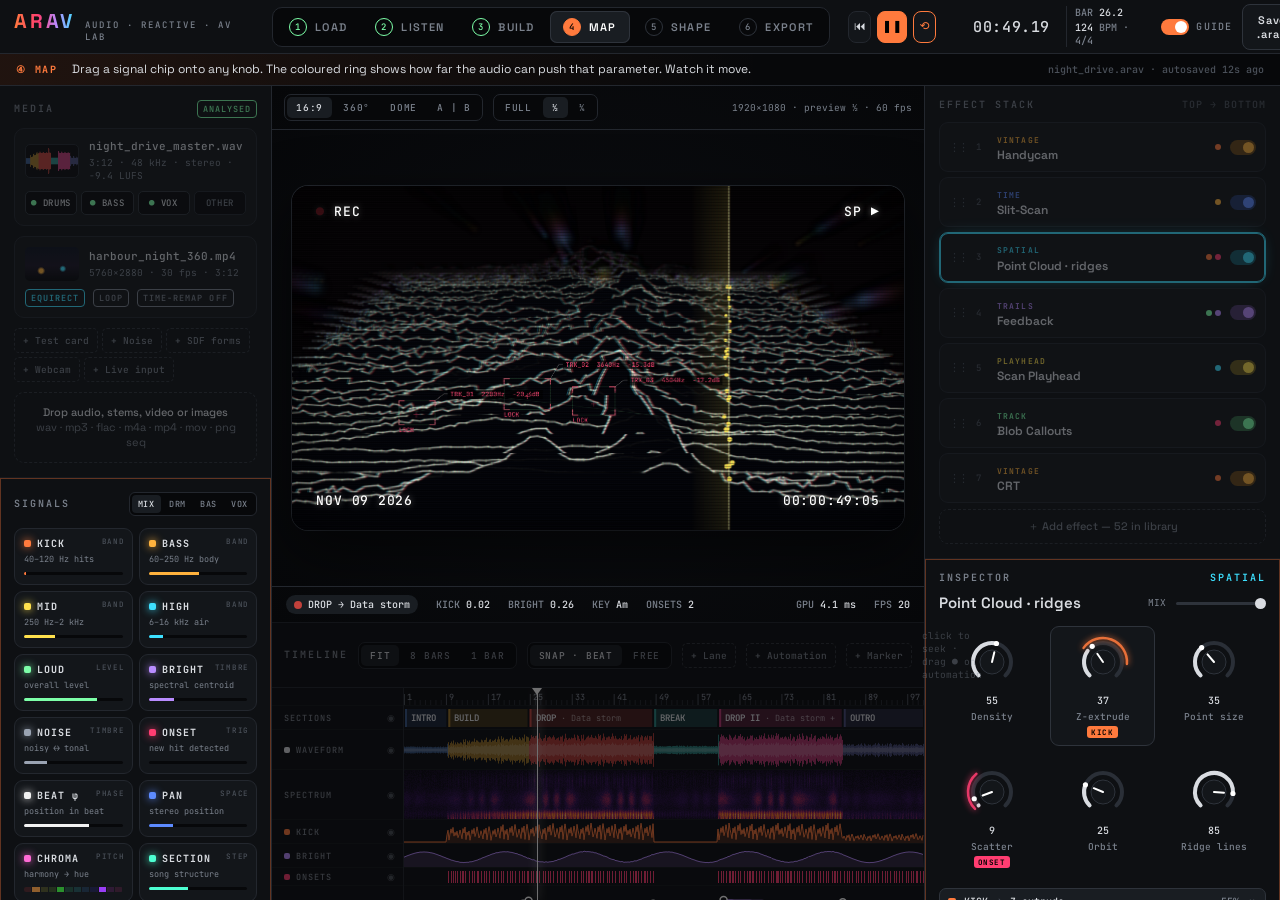
<file: mockup/index.html>
<!doctype html>
<!--
  ARAV — UI MOCKUP (not the app)
  Everything here is simulated: the "audio" is a synthetic 124 BPM track with
  sections, and the viewer is a Canvas2D sketch standing in for the WebGL engine.
  The point is to test layout, workflow and the drag-to-map interaction.
-->
<html lang="en">
<head>
<meta charset="utf-8">
<meta name="viewport" content="width=device-width,initial-scale=1">
<title>ARAV Mockup</title>
<link rel="preconnect" href="https://fonts.googleapis.com">
<link rel="preconnect" href="https://fonts.gstatic.com" crossorigin>
<link href="https://fonts.googleapis.com/css2?family=JetBrains+Mono:wght@400;500;700&family=Space+Grotesk:wght@400;500;600;700&display=swap" rel="stylesheet">
<style>
:root{
  --bg:#07080a; --panel:#0e1013; --panel2:#13161a; --panel3:#191d22; --line:#23272e; --line2:#2e333b;
  --txt:#d9dce1; --dim:#7a818c; --dimmer:#4b515a; --accent:#ff7a3d; --ok:#7dffa8; --rec:#ff3b4a;
  --mono:'JetBrains Mono',ui-monospace,Menlo,monospace; --sans:'Space Grotesk',system-ui,sans-serif;
  --left:272px; --right:356px; --tl:278px;
}
*{box-sizing:border-box;margin:0;padding:0}
html,body{height:100%}
body{background:var(--bg);color:var(--txt);font:12px/1.35 var(--sans);overflow:hidden;
  display:grid;grid-template-columns:var(--left) 1fr var(--right);grid-template-rows:54px 32px 1fr var(--tl);
  grid-template-areas:"top top top" "coach coach coach" "left view right" "left time right"}
button{font:inherit;color:inherit;background:none;border:0;cursor:pointer}
h3{font:600 10px/1 var(--mono);letter-spacing:.2em;color:var(--dim);text-transform:uppercase;display:flex;align-items:center;justify-content:space-between;gap:8px}
.mono{font-family:var(--mono)}
::-webkit-scrollbar{width:6px;height:6px}::-webkit-scrollbar-thumb{background:var(--line2);border-radius:3px}

/* ---------- TOP ---------- */
.top{grid-area:top;display:flex;align-items:center;gap:18px;padding:0 14px;border-bottom:1px solid var(--line);background:var(--panel)}
.brand{display:flex;align-items:baseline;gap:10px;min-width:240px}
.logo{font:700 20px/1 var(--sans);letter-spacing:.14em;background:linear-gradient(90deg,#ff7a3d,#ff3d71 40%,#b98cff 70%,#3de0ff);-webkit-background-clip:text;background-clip:text;color:transparent}
.brand .sub{font:500 9px var(--mono);letter-spacing:.22em;color:var(--dim);text-transform:uppercase}
.stepper{display:flex;gap:2px;background:var(--bg);border:1px solid var(--line);border-radius:10px;padding:3px}
.step{display:flex;align-items:center;gap:8px;padding:7px 13px;border-radius:7px;color:var(--dim);font:600 11px var(--sans);letter-spacing:.12em;transition:.15s}
.step .n{font:500 9px var(--mono);width:18px;height:18px;border-radius:50%;display:grid;place-items:center;border:1px solid var(--line2)}
.step:hover{color:var(--txt)}
.step.on{background:var(--panel3);color:#fff;box-shadow:inset 0 0 0 1px var(--line2)}
.step.on .n{background:var(--accent);border-color:var(--accent);color:#000}
.step.done .n{border-color:var(--ok);color:var(--ok)}
.transport{display:flex;align-items:center;gap:6px;margin-left:auto}
.tbtn{width:32px;height:32px;border-radius:8px;display:grid;place-items:center;border:1px solid var(--line);background:var(--panel2)}
.tbtn:hover{border-color:var(--line2)}
.tbtn.play{width:42px;background:var(--accent);border-color:var(--accent);color:#000}
.tbtn.on{color:var(--accent);border-color:var(--accent)}
.clock{font:500 15px var(--mono);letter-spacing:.04em;padding:0 10px;min-width:118px;text-align:right}
.bbt{font:500 10px var(--mono);color:var(--dim);display:flex;flex-direction:column;gap:2px;padding-left:8px;border-left:1px solid var(--line)}
.bbt b{color:var(--txt);font-weight:500}
.topright{display:flex;align-items:center;gap:10px;margin-left:14px}
.toggle{display:flex;align-items:center;gap:7px;font:500 10px var(--mono);letter-spacing:.12em;color:var(--dim);cursor:pointer;user-select:none}
.toggle i{width:28px;height:16px;border-radius:9px;background:var(--line2);position:relative;transition:.15s}
.toggle i::after{content:"";position:absolute;left:2px;top:2px;width:12px;height:12px;border-radius:50%;background:#fff;transition:.15s}
.toggle.on i{background:var(--accent)}.toggle.on i::after{left:14px}
.btn{padding:8px 14px;border-radius:8px;border:1px solid var(--line2);background:var(--panel2);font:600 11px var(--sans);letter-spacing:.08em}
.btn.primary{background:#fff;color:#000;border-color:#fff}
.btn:hover{filter:brightness(1.15)}

/* ---------- COACH ---------- */
.coach{grid-area:coach;display:flex;align-items:center;gap:14px;padding:0 16px;border-bottom:1px solid var(--line);background:linear-gradient(90deg,rgba(255,122,61,.10),transparent 60%);font-size:12px}
.coach b{font:700 10px var(--mono);letter-spacing:.18em;color:var(--accent)}
.coach .meta{margin-left:auto;font:500 10px var(--mono);color:var(--dimmer)}
body[data-guide="off"] .coach{background:var(--panel)}

/* ---------- ZONES / GUIDE FOCUS ---------- */
.zone{transition:opacity .25s, box-shadow .25s}
body[data-guide="on"] .zone:not(.z-view){opacity:.42}
body[data-guide="on"] .zone:hover{opacity:.8}
body[data-guide="on"][data-stage="load"] .z-media,
body[data-guide="on"][data-stage="load"] .z-view,
body[data-guide="on"][data-stage="listen"] .z-time,
body[data-guide="on"][data-stage="listen"] .z-signals,
body[data-guide="on"][data-stage="build"] .z-stack,
body[data-guide="on"][data-stage="build"] .z-view,
body[data-guide="on"][data-stage="map"] .z-signals,
body[data-guide="on"][data-stage="map"] .z-insp,
body[data-guide="on"][data-stage="shape"] .z-shape,
body[data-guide="on"][data-stage="shape"] .z-time,
body[data-guide="on"][data-stage="export"] .z-view{opacity:1;box-shadow:inset 0 0 0 1px rgba(255,122,61,.35)}

/* ---------- LEFT ---------- */
.left{grid-area:left;border-right:1px solid var(--line);background:var(--panel);overflow-y:auto;display:flex;flex-direction:column}
.left section{padding:14px;border-bottom:1px solid var(--line)}
.card{background:var(--panel2);border:1px solid var(--line);border-radius:10px;padding:10px;margin-top:10px}
.media-row{display:flex;gap:10px;align-items:center}
.thumb{width:54px;height:34px;border-radius:5px;flex:none;position:relative;overflow:hidden}
.thumb.audio{background:#0a0b0d;border:1px solid var(--line)}
.thumb.video{background:radial-gradient(circle at 30% 70%,#ffb23d 0 4%,transparent 9%),radial-gradient(circle at 70% 64%,#3de0ff 0 3%,transparent 8%),linear-gradient(#0c1220,#1a1424 55%,#050608)}
.fname{font:500 11px var(--mono);white-space:nowrap;overflow:hidden;text-overflow:ellipsis}
.fmeta{font:400 9.5px var(--mono);color:var(--dim);margin-top:3px}
.tag{font:600 8.5px var(--mono);letter-spacing:.12em;padding:2px 5px;border-radius:4px;border:1px solid currentColor;display:inline-block}
.stems{display:grid;grid-template-columns:repeat(4,1fr);gap:4px;margin-top:9px}
.stem{font:500 9px var(--mono);letter-spacing:.08em;padding:5px 0;text-align:center;border-radius:5px;background:var(--bg);border:1px solid var(--line);color:var(--dim)}
.stem.on{color:var(--txt);border-color:var(--line2)}
.stem.on::before{content:"● ";color:var(--ok)}
.gens{display:flex;flex-wrap:wrap;gap:4px;margin-top:10px}
.gen{white-space:nowrap;font:500 9.5px var(--mono);padding:5px 8px;border-radius:5px;border:1px dashed var(--line2);color:var(--dim)}
.gen:hover{color:var(--txt);border-style:solid}
.drop{margin-top:10px;border:1px dashed var(--line2);border-radius:10px;padding:12px;text-align:center;color:var(--dim);font-size:11px}
.drop b{color:var(--txt);font-weight:500}
.srcsel{display:flex;gap:2px;background:var(--bg);border:1px solid var(--line);border-radius:6px;padding:2px}
.srcsel button{font:500 8.5px var(--mono);letter-spacing:.08em;padding:3px 6px;border-radius:4px;color:var(--dim)}
.srcsel button.on{background:var(--panel3);color:var(--txt)}
.chips{display:grid;grid-template-columns:1fr 1fr;gap:6px;margin-top:12px}
.chip{position:relative;padding:8px 9px 9px;border-radius:9px;background:var(--panel2);border:1px solid var(--line);cursor:grab;user-select:none;overflow:hidden}
.chip:hover{border-color:var(--c)}
.chip:active{cursor:grabbing}
.chip .nm{display:flex;align-items:center;gap:6px;font:700 10px var(--mono);letter-spacing:.1em}
.chip .nm::before{content:"";width:7px;height:7px;border-radius:2px;background:var(--c);box-shadow:0 0 8px var(--c)}
.chip .ds{font:400 8.5px var(--mono);color:var(--dim);margin-top:3px;white-space:nowrap}
.chip .meter{height:3px;border-radius:2px;background:var(--bg);margin-top:7px;overflow:hidden}
.chip .meter u{display:block;height:100%;width:0;background:var(--c)}
.chip .kind{position:absolute;right:7px;top:7px;font:500 7.5px var(--mono);letter-spacing:.1em;color:var(--dimmer)}
.chip.chroma .meter{display:grid;grid-template-columns:repeat(12,1fr);gap:1px;background:none;height:5px}
.chip.chroma .meter u{width:auto;opacity:.15}
.tip{font-size:10.5px;color:var(--dim);margin-top:12px;line-height:1.45}
.tip kbd{font:500 9px var(--mono);border:1px solid var(--line2);border-radius:3px;padding:0 3px;color:var(--txt)}

/* ---------- VIEW ---------- */
.z-view{grid-area:view;display:flex;flex-direction:column;min-width:0;min-height:0;background:radial-gradient(ellipse at center,#0c0e12,#060709)}
.vbar{display:flex;align-items:center;gap:10px;padding:8px 12px;border-bottom:1px solid var(--line)}
.seg{display:flex;gap:2px;background:var(--bg);border:1px solid var(--line);border-radius:7px;padding:2px}
.seg button{white-space:nowrap;font:500 9.5px var(--mono);letter-spacing:.08em;padding:4px 9px;border-radius:5px;color:var(--dim)}
.seg button.on{background:var(--panel3);color:var(--txt)}
.vbar .spacer{flex:1}
.vinfo{font:400 9.5px var(--mono);color:var(--dim)}
#stage{flex:1;position:relative;display:grid;place-items:center;min-height:0;overflow:hidden}
.screen{position:relative;overflow:hidden;background:#000;box-shadow:0 20px 60px rgba(0,0,0,.6),0 0 0 1px var(--line);
  --scan:.5;--mask:.3;--curve:0;--flick:0;border-radius:calc(var(--curve) * 46px)}
.screen-inner{position:absolute;inset:0;will-change:transform}
.screen canvas{width:100%;height:100%;display:block}
.scan,.mask,.vig,.lace{position:absolute;inset:0;pointer-events:none}
.scan{background:repeating-linear-gradient(0deg,rgba(0,0,0,.55) 0 1px,transparent 1px 3px);opacity:var(--scan)}
.mask{background:repeating-linear-gradient(90deg,rgba(255,40,40,.5) 0 1px,rgba(40,255,80,.5) 1px 2px,rgba(40,120,255,.5) 2px 3px);mix-blend-mode:multiply;opacity:calc(var(--mask)*.45)}
.vig{box-shadow:inset 0 0 calc(40px + var(--curve)*140px) rgba(0,0,0,calc(.4 + var(--curve)*.5))}
.lace{background:repeating-linear-gradient(0deg,rgba(255,255,255,.04) 0 1px,transparent 1px 2px);opacity:0}
.osd{position:absolute;font:500 13px var(--mono);color:#fff;text-shadow:0 0 6px rgba(255,255,255,.4),1px 1px 0 #000;letter-spacing:.06em;pointer-events:none}
.osd.tl{left:4%;top:5%}.osd.tr{right:4%;top:5%}.osd.bl{left:4%;bottom:6%}.osd.br{right:4%;bottom:6%}
.osd .rec{color:var(--rec)}
.grat{position:absolute;inset:0;pointer-events:none;display:none}
.screen[data-mode="360"] .grat.eq,.screen[data-mode="dome"] .grat.dm{display:block}
.screen[data-mode="dome"]{border-radius:50%!important}
.ab{position:absolute;inset:0 50% 0 0;backdrop-filter:grayscale(1) contrast(.85) brightness(.9);-webkit-backdrop-filter:grayscale(1) contrast(.85) brightness(.9);border-right:1px solid #fff;display:none}
.screen[data-mode="ab"] .ab{display:block}
.ab span,.ab em{position:absolute;top:10px;font:600 9px var(--mono);letter-spacing:.16em;background:rgba(0,0,0,.6);padding:3px 6px;border-radius:3px;font-style:normal}
.ab span{left:10px}.ab em{left:calc(100% + 10px)}
.ab i{position:absolute;right:-9px;top:50%;width:18px;height:34px;margin-top:-17px;border-radius:5px;background:#fff;cursor:ew-resize;pointer-events:auto}
.readout{display:flex;align-items:center;gap:18px;padding:8px 14px;border-top:1px solid var(--line);font:500 10px var(--mono);color:var(--dim);white-space:nowrap;overflow:hidden}
.readout b{color:var(--txt);font-weight:500}
.scenepill{display:inline-flex;align-items:center;gap:6px;padding:3px 8px;border-radius:12px;background:var(--panel3);color:var(--txt)}
.scenepill i{width:8px;height:8px;border-radius:50%}

/* ---------- RIGHT ---------- */
.right{grid-area:right;border-left:1px solid var(--line);background:var(--panel);overflow-y:auto}
.right section{padding:14px;border-bottom:1px solid var(--line)}
.stack{display:flex;flex-direction:column;gap:5px;margin-top:12px}
.fx{display:flex;align-items:center;gap:9px;padding:8px 9px;border-radius:9px;background:var(--panel2);border:1px solid var(--line);cursor:pointer;position:relative}
.fx:hover{border-color:var(--line2)}
.fx.sel{border-color:var(--cc);box-shadow:0 0 0 1px var(--cc) inset,0 0 18px -8px var(--cc)}
.fx.off{opacity:.45}
.fx .grip{color:var(--dimmer);cursor:grab;font-size:11px;letter-spacing:-2px}
.fx .ix{font:500 9px var(--mono);color:var(--dimmer);width:12px}
.fx .nm{flex:1;min-width:0}
.fx .nm b{display:block;font:600 12px var(--sans);white-space:nowrap;overflow:hidden;text-overflow:ellipsis}
.fx .cat{font:600 8px var(--mono);letter-spacing:.14em;color:var(--cc)}
.fx .mods{display:flex;gap:3px}
.fx .mods i{width:6px;height:6px;border-radius:50%}
.pow{width:26px;height:15px;border-radius:8px;background:var(--line2);position:relative;flex:none}
.pow::after{content:"";position:absolute;left:2px;top:2px;width:11px;height:11px;border-radius:50%;background:#888;transition:.12s}
.fx:not(.off) .pow{background:color-mix(in srgb,var(--cc) 40%,#000)}
.fx:not(.off) .pow::after{left:13px;background:var(--cc)}
.fx.dragover{border-top:2px solid var(--accent)}
.addfx{margin-top:6px;width:100%;padding:9px;border:1px dashed var(--line2);border-radius:9px;color:var(--dim);font:500 11px var(--sans)}
.addfx:hover{color:var(--txt);border-color:var(--dim)}
.insp-head{display:flex;align-items:center;gap:10px;margin-top:10px}
.insp-head b{font:600 15px var(--sans)}
.knobs{display:grid;grid-template-columns:repeat(3,1fr);gap:10px 6px;margin-top:14px}
.knob{display:flex;flex-direction:column;align-items:center;gap:3px;padding:6px 0 7px;border-radius:9px;border:1px solid transparent;cursor:ns-resize;user-select:none;touch-action:none}
.knob:hover{background:var(--panel2)}
.knob.drop{border-color:var(--accent);background:rgba(255,122,61,.08)}
.knob.selmap{background:var(--panel2);border-color:var(--line2)}
.knob svg{width:58px;height:58px;overflow:visible}
.knob .lbl{font:500 9.5px var(--mono);color:var(--dim);text-align:center}
.knob .val{font:500 10px var(--mono)}
.knob .mtag{font:700 7.5px var(--mono);letter-spacing:.08em;padding:1px 4px;border-radius:3px;color:#000;min-height:11px}
.maplist{margin-top:12px;display:flex;flex-direction:column;gap:4px}
.maprow{display:flex;align-items:center;gap:8px;padding:6px 8px;border-radius:7px;background:var(--bg);border:1px solid var(--line);font:500 10px var(--mono);cursor:pointer}
.maprow.sel{border-color:var(--line2);background:var(--panel3)}
.maprow i{width:8px;height:8px;border-radius:2px}
.maprow .arrow{color:var(--dimmer)}
.maprow .dp{margin-left:auto;color:var(--dim)}
.maprow .x{color:var(--dimmer);padding:0 2px}.maprow .x:hover{color:var(--rec)}
.empty{font-size:11px;color:var(--dim);padding:10px;border:1px dashed var(--line2);border-radius:8px;text-align:center;margin-top:10px}

.shape-title{font:600 13px var(--sans);margin-top:10px;display:flex;align-items:center;gap:7px;flex-wrap:wrap}
.shape-title .sig{font:700 10px var(--mono);letter-spacing:.08em;padding:2px 6px;border-radius:4px;color:#000}
.shape-title .ar{color:var(--dim)}
.plots{display:grid;grid-template-columns:118px 1fr;gap:8px;margin-top:10px}
.plot{background:var(--bg);border:1px solid var(--line);border-radius:8px;position:relative;overflow:hidden}
.plot canvas{display:block;width:100%;height:118px}
.plot small{position:absolute;left:6px;top:5px;font:500 8px var(--mono);letter-spacing:.12em;color:var(--dimmer)}
.sliders{margin-top:10px;display:grid;grid-template-columns:1fr 1fr;gap:9px 14px}
.sl label{display:flex;justify-content:space-between;font:500 9.5px var(--mono);color:var(--dim)}
.sl label span{color:var(--txt)}
input[type=range]{-webkit-appearance:none;appearance:none;width:100%;height:16px;background:transparent;margin-top:2px}
input[type=range]::-webkit-slider-runnable-track{height:3px;background:var(--line2);border-radius:2px}
input[type=range]::-webkit-slider-thumb{-webkit-appearance:none;width:11px;height:11px;border-radius:50%;background:var(--txt);margin-top:-4px}
input[type=range]::-moz-range-track{height:3px;background:var(--line2);border-radius:2px}
input[type=range]::-moz-range-thumb{width:11px;height:11px;border:0;border-radius:50%;background:var(--txt)}
.row2{display:flex;gap:8px;align-items:center;margin-top:10px;flex-wrap:wrap}

/* ---------- TIMELINE ---------- */
.z-time{grid-area:time;border-top:1px solid var(--line);background:var(--panel);display:flex;flex-direction:column;min-width:0;min-height:0}
.tl-bar{display:flex;align-items:center;gap:10px;padding:6px 12px;border-bottom:1px solid var(--line)}
.tl-bar .vinfo{margin-left:auto}
.tl-body{flex:1;display:flex;min-height:0;overflow-y:auto;overflow-x:hidden}
.tl-labels{width:132px;flex:none;border-right:1px solid var(--line)}
.tl-labels div{display:flex;align-items:center;justify-content:space-between;padding:0 8px 0 12px;font:500 8.5px var(--mono);letter-spacing:.12em;color:var(--dim);border-bottom:1px solid #15181c}
.tl-labels div i{width:6px;height:6px;border-radius:2px;margin-right:6px;display:inline-block}
.tl-labels .eye{color:var(--dimmer);letter-spacing:0}
.tl-lanes{flex:1;position:relative;min-width:0;cursor:crosshair}
.tl-lanes canvas{display:block;width:100%}
#tlPlay{position:absolute;top:0;bottom:0;width:1px;background:#fff;box-shadow:0 0 8px #fff;pointer-events:none}
#tlPlay::before{content:"";position:absolute;top:0;left:-5px;border:5px solid transparent;border-top:7px solid #fff}

/* ---------- MODALS ---------- */
.modal{position:fixed;inset:0;background:rgba(3,4,6,.72);backdrop-filter:blur(6px);display:none;place-items:center;z-index:50}
.modal.open{display:grid}
.sheet{width:min(1040px,92vw);height:min(660px,86vh);background:var(--panel);border:1px solid var(--line2);border-radius:16px;display:flex;flex-direction:column;overflow:hidden;box-shadow:0 40px 120px rgba(0,0,0,.7)}
.sheet-head{display:flex;align-items:center;gap:14px;padding:16px 18px;border-bottom:1px solid var(--line)}
.sheet-head h2{font:600 18px var(--sans)}
.sheet-head .x{margin-left:auto;font-size:18px;color:var(--dim)}
.search{flex:0 1 280px;background:var(--bg);border:1px solid var(--line);border-radius:8px;padding:8px 10px;color:var(--txt);font:500 11px var(--mono)}
.lib{flex:1;display:flex;min-height:0}
.cats{width:180px;border-right:1px solid var(--line);padding:10px;display:flex;flex-direction:column;gap:2px;overflow-y:auto}
.cats button{text-align:left;padding:7px 10px;border-radius:7px;font:600 10px var(--mono);letter-spacing:.12em;color:var(--dim);display:flex;align-items:center;gap:8px}
.cats button i{width:7px;height:7px;border-radius:2px}
.cats button.on{background:var(--panel3);color:var(--txt)}
.cats button em{margin-left:auto;font-style:normal;color:var(--dimmer);font-weight:400}
.grid{flex:1;overflow-y:auto;padding:16px;display:grid;grid-template-columns:repeat(auto-fill,minmax(210px,1fr));gap:12px;align-content:start;grid-auto-rows:max-content}
.lcard{border:1px solid var(--line);border-radius:12px;background:var(--panel2);overflow:hidden;display:flex;flex-direction:column}
.lcard .pv{height:92px;position:relative}
.lcard .pv canvas{width:100%;height:100%;display:block}
.lcard .bd{padding:10px 11px 11px;display:flex;flex-direction:column;gap:5px;flex:1}
.lcard .bd b{font:600 13px var(--sans)}
.lcard .bd p{font-size:10.5px;color:var(--dim);line-height:1.4;flex:1}
.lcard .ft{display:flex;align-items:center;gap:5px}
.lcard .ft .btn{margin-left:auto;padding:5px 10px;font-size:10px}
.badge{font:600 7.5px var(--mono);letter-spacing:.12em;padding:2px 5px;border-radius:3px;background:var(--panel3);color:var(--dim)}
.badge.ml{background:#ff6bd622;color:#ff6bd6}.badge.new{background:#7dffa822;color:#7dffa8}.badge.port{background:#ffffff14;color:#aaa}
.exp{flex:1;overflow-y:auto;padding:18px;display:grid;grid-template-columns:1fr 1fr 1fr;gap:18px}
.exp h4{font:600 9.5px var(--mono);letter-spacing:.18em;color:var(--dim);margin-bottom:10px}
.opt{display:block;border:1px solid var(--line);border-radius:10px;padding:11px;margin-bottom:8px;cursor:pointer;background:var(--panel2)}
.opt.on{border-color:var(--accent);box-shadow:inset 0 0 0 1px var(--accent)}
.opt b{font:600 12.5px var(--sans);display:block}
.opt p{font-size:10.5px;color:var(--dim);margin-top:3px;line-height:1.4}
.opt .spec{font:500 9px var(--mono);color:var(--dimmer);margin-top:6px}
.chk{display:flex;align-items:center;gap:8px;padding:6px 0;font-size:11.5px}
.chk input{accent-color:var(--accent)}
.sheet-foot{display:flex;align-items:center;gap:10px;padding:14px 18px;border-top:1px solid var(--line);font:500 10px var(--mono);color:var(--dim)}
.sheet-foot .btn{margin-left:auto}
</style>
</head>
<body data-stage="map" data-guide="on">

<header class="top">
  <div class="brand"><span class="logo">ARAV</span><span class="sub">audio · reactive · av lab</span></div>
  <nav class="stepper" id="stepper"></nav>
  <div class="transport">
    <button class="tbtn" id="bHome" title="Back to start">⏮</button>
    <button class="tbtn play" id="bPlay" title="Play / pause (Space)">▶</button>
    <button class="tbtn on" id="bLoop" title="Loop">⟲</button>
    <div class="clock" id="clock">00:00.00</div>
    <div class="bbt"><span>BAR <b id="bar">1.1</b></span><span><b>124</b> BPM · 4/4</span></div>
  </div>
  <div class="topright">
    <div class="toggle on" id="guideT"><i></i>GUIDE</div>
    <button class="btn" id="bSave">Save .arav</button>
  </div>
</header>

<div class="coach"><b id="coachN">④ MAP</b><span id="coachT"></span><span class="meta">night_drive.arav · autosaved 12s ago</span></div>

<!-- LEFT -->
<aside class="left">
  <section class="zone z-media">
    <h3>Media <span class="tag" style="color:var(--ok)">ANALYSED</span></h3>
    <div class="card">
      <div class="media-row"><canvas class="thumb audio" id="audThumb" width="108" height="68"></canvas>
        <div style="min-width:0"><div class="fname">night_drive_master.wav</div><div class="fmeta">3:12 · 48 kHz · stereo · −9.4 LUFS</div></div></div>
      <div class="stems"><span class="stem on">DRUMS</span><span class="stem on">BASS</span><span class="stem on">VOX</span><span class="stem">OTHER</span></div>
    </div>
    <div class="card">
      <div class="media-row"><div class="thumb video"></div>
        <div style="min-width:0"><div class="fname">harbour_night_360.mp4</div><div class="fmeta">5760×2880 · 30 fps · 3:12</div></div></div>
      <div class="row2" style="margin-top:8px"><span class="tag" style="color:#3de0ff">EQUIRECT</span><span class="tag" style="color:var(--dim)">LOOP</span><span class="tag" style="color:var(--dim)">TIME-REMAP OFF</span></div>
    </div>
    <div class="gens"><button class="gen">+ Test card</button><button class="gen">+ Noise</button><button class="gen">+ SDF forms</button><button class="gen">+ Webcam</button><button class="gen">+ Live input</button></div>
    <div class="drop"><b>Drop audio, stems, video or images</b><br>wav · mp3 · flac · m4a · mp4 · mov · png seq</div>
  </section>

  <section class="zone z-signals" style="flex:1">
    <h3>Signals
      <div class="srcsel" id="srcsel"><button class="on" data-s="mix">MIX</button><button data-s="drums">DRM</button><button data-s="bass">BAS</button><button data-s="vox">VOX</button></div>
    </h3>
    <div class="chips" id="chips"></div>
    <p class="tip">Drag a chip onto any knob to map it. <kbd>Shift</kbd>-drag a knob to set how far the audio pushes it. Signals follow the selected stem.</p>
  </section>
</aside>

<!-- VIEW -->
<main class="zone z-view">
  <div class="vbar">
    <div class="seg" id="vmode"><button class="on" data-m="frame">16:9</button><button data-m="360">360°</button><button data-m="dome">DOME</button><button data-m="ab">A | B</button></div>
    <div class="seg" id="vres"><button>FULL</button><button class="on">½</button><button>¼</button></div>
    <span class="spacer"></span>
    <span class="vinfo" id="vinfo">1920×1080 · preview ½ · 60 fps</span>
  </div>
  <div id="stage">
    <div class="screen" id="screen" data-mode="frame">
      <div class="screen-inner" id="inner"><canvas id="view"></canvas></div>
      <div class="lace" id="lace"></div><div class="mask"></div><div class="scan"></div><div class="vig"></div>
      <svg class="grat eq" viewBox="0 0 200 100" preserveAspectRatio="none"><g stroke="rgba(61,224,255,.35)" stroke-width=".25" fill="none">
        <path d="M0 25H200M0 50H200M0 75H200"/><path d="M50 0V100M100 0V100M150 0V100" stroke-dasharray="1 1"/>
        <path d="M0 0V100M200 0V100" stroke="rgba(255,122,61,.8)" stroke-width=".6"/></g>
        <g fill="rgba(61,224,255,.7)" font-size="3" font-family="monospace"><text x="1.5" y="4">0°</text><text x="51.5" y="4">90°</text><text x="101.5" y="4">180°</text><text x="151.5" y="4">270°</text><text x="160" y="97" fill="rgba(255,122,61,.9)">SEAM WRAP ON</text></g></svg>
      <svg class="grat dm" viewBox="0 0 100 100"><g stroke="rgba(61,224,255,.35)" stroke-width=".25" fill="none"><circle cx="50" cy="50" r="16.6"/><circle cx="50" cy="50" r="33.3"/><circle cx="50" cy="50" r="49.6"/><path d="M50 0V100M0 50H100M15 15L85 85M85 15L15 85"/></g><text x="50" y="57" fill="rgba(61,224,255,.7)" font-size="2.6" font-family="monospace" text-anchor="middle">ZENITH</text></svg>
      <div class="ab" id="ab"><span>SOURCE</span><em>OUTPUT</em><i id="abHandle"></i></div>
      <div class="osd tl" id="osdTL"><span class="rec">●</span> REC</div>
      <div class="osd tr" id="osdTR">SP ▶</div>
      <div class="osd bl" id="osdBL">NOV 09 2026</div>
      <div class="osd br" id="osdBR">00:00:00:00</div>
    </div>
  </div>
  <div class="readout">
    <span class="scenepill"><i id="scDot"></i><b id="scName">INTRO</b> → <span id="scScene">Fog</span></span>
    <span>KICK <b id="roKick">0.00</b></span><span>BRIGHT <b id="roBright">0.00</b></span><span>KEY <b id="roKey">Am</b></span>
    <span>ONSETS <b id="roOn">0</b></span><span style="margin-left:auto">GPU <b>4.1 ms</b></span><span>FPS <b id="roFps">60</b></span>
  </div>
</main>

<!-- RIGHT -->
<aside class="right">
  <section class="zone z-stack">
    <h3>Effect stack <span style="color:var(--dimmer);letter-spacing:.1em">TOP → BOTTOM</span></h3>
    <div class="stack" id="stack"></div>
    <button class="addfx" id="addfx">＋ Add effect — 52 in library</button>
  </section>
  <section class="zone z-insp">
    <h3>Inspector <span id="inspCat"></span></h3>
    <div class="insp-head"><b id="inspName">—</b><span style="margin-left:auto" class="vinfo">MIX</span><input type="range" id="mix" min="0" max="1" step=".01" style="width:90px"></div>
    <div class="knobs" id="knobs"></div>
    <div class="maplist" id="maplist"></div>
  </section>
  <section class="zone z-shape">
    <h3>Response <span style="color:var(--dimmer);letter-spacing:.1em">HOW THE SOUND MOVES IT</span></h3>
    <div id="shapeBody"></div>
  </section>
</aside>

<!-- TIMELINE -->
<section class="zone z-time">
  <div class="tl-bar">
    <h3 style="gap:12px">Timeline</h3>
    <div class="seg"><button class="on">FIT</button><button>8 BARS</button><button>1 BAR</button></div>
    <div class="seg"><button class="on">SNAP · BEAT</button><button>FREE</button></div>
    <button class="gen">+ Lane</button><button class="gen">+ Automation</button><button class="gen">+ Marker</button>
    <span class="vinfo">click to seek · drag ● on automation</span>
  </div>
  <div class="tl-body">
    <div class="tl-labels" id="tlLabels"></div>
    <div class="tl-lanes" id="lanes"><canvas id="tlc"></canvas><div id="tlPlay"></div></div>
  </div>
</section>

<!-- LIBRARY -->
<div class="modal" id="libModal">
  <div class="sheet">
    <div class="sheet-head"><h2>Effect library</h2><input class="search" id="libSearch" placeholder="search  e.g. trails, crt, depth…"><button class="x" data-close>✕</button></div>
    <div class="lib"><div class="cats" id="cats"></div><div class="grid" id="libGrid"></div></div>
  </div>
</div>

<!-- EXPORT -->
<div class="modal" id="expModal">
  <div class="sheet">
    <div class="sheet-head"><h2>Export</h2><span class="vinfo">night_drive.arav · 3:12 · 5,952 frames @ 30fps</span><button class="x" data-close>✕</button></div>
    <div class="exp">
      <div><h4>RENDER MODE</h4>
        <label class="opt"><b>Real-time capture</b><p>Records what you see while it plays. Fast, any browser. Good for sketches and live sessions.</p><div class="spec">WEBM · MEDIARECORDER · 1× SPEED</div></label>
        <label class="opt on"><b>Frame-accurate render</b><p>Renders every frame offline from the analysis. Identical every time, never drops frames.</p><div class="spec">MP4 H.264 / WEBM VP9 · WEBCODECS · CHROME/EDGE</div></label>
        <label class="opt"><b>Image sequence</b><p>Lossless PNG frames for compositing in Resolve, Nuke, AE.</p><div class="spec">PNG · ZIP</div></label>
      </div>
      <div><h4>PROJECTION</h4>
        <label class="opt"><b>Flat</b><p>16:9, 9:16, 1:1, or a custom LED-wall size.</p><div class="spec">UP TO 3840×2160</div></label>
        <label class="opt on"><b>360° equirectangular</b><p>2:1 with seam-wrapped effects and spherical metadata for headsets and YouTube VR.</p><div class="spec">4096×2048 · 5760×2880</div></label>
        <label class="opt"><b>Dome master</b><p>180° fisheye for planetarium and dome projection.</p><div class="spec">4096×4096</div></label>
      </div>
      <div><h4>ALSO EXPORT</h4>
        <label class="chk"><input type="checkbox" checked> Mixdown audio in the video</label>
        <label class="chk"><input type="checkbox" checked> Analysis data — JSON (per frame)</label>
        <label class="chk"><input type="checkbox"> Analysis data — CSV for TouchDesigner / Excel</label>
        <label class="chk"><input type="checkbox"> Onsets + sections as markers (EDL / Resolve)</label>
        <label class="chk"><input type="checkbox"> Blob tracks (JSON, per frame)</label>
        <label class="chk"><input type="checkbox" checked> Project file (.arav.json)</label>
        <h4 style="margin-top:18px">QUALITY</h4>
        <div class="seg" style="display:inline-flex"><button>DRAFT</button><button class="on">HIGH</button><button>MASTER</button></div>
      </div>
    </div>
    <div class="sheet-foot">est. 6 min 40 s on this machine · 1.9 GB<button class="btn primary">Render 5,952 frames</button></div>
  </div>
</div>

<script>
'use strict';
const $=s=>document.querySelector(s), $$=s=>[...document.querySelectorAll(s)];
const clamp=(v,a=0,b=1)=>v<a?a:v>b?b:v;

/* ================= SYNTHETIC TRACK ================= */
const DUR=192, BPM=124, SPB=60/BPM;
const SECTIONS=[
  {n:'INTRO',a:0,b:16,e:.22,k:0,h:.3,c:'#3b5b8c',scene:'Fog'},
  {n:'BUILD',a:16,b:46,e:.5,k:1,h:.6,c:'#a37a2a',scene:'Ridge rise'},
  {n:'DROP',a:46,b:92,e:1,k:1,h:1,c:'#c2413b',scene:'Data storm'},
  {n:'BREAK',a:92,b:116,e:.32,k:0,h:.45,c:'#2d8a86',scene:'Drift'},
  {n:'DROP II',a:116,b:162,e:1,k:1,h:1,c:'#c23b78',scene:'Data storm +'},
  {n:'OUTRO',a:162,b:192,e:.28,k:.6,h:.2,c:'#4b4f80',scene:'Fade to tape'}];
const secIdx=t=>{for(let i=0;i<SECTIONS.length;i++)if(t<SECTIONS[i].b)return i;return SECTIONS.length-1};
const KEYS=['Am','F','C','G'], ROOTS=[9,5,0,7];
function h1(n){n=Math.sin(n*127.1+311.7)*43758.5453;return n-Math.floor(n)}
function vnoise(x,y){const xi=Math.floor(x),yi=Math.floor(y),xf=x-xi,yf=y-yi,s=v=>v*v*(3-2*v),
  h=(a,b)=>h1(a*57.31+b*131.77),a=h(xi,yi),b=h(xi+1,yi),c=h(xi,yi+1),d=h(xi+1,yi+1),u=s(xf),v=s(yf);
  return a+(b-a)*u+(c-a)*v+(a-b-c+d)*u*v}
const STEMW={mix:{kick:1,bass:1,mid:1,high:1},drums:{kick:1.15,bass:.35,mid:.3,high:1.2},bass:{kick:.3,bass:1.2,mid:.35,high:.1},vox:{kick:.1,bass:.2,mid:1.3,high:.5}};
let stem='mix';
function synth(t,src=stem){
  const si=secIdx(t),s=SECTIONS[si],beat=t/SPB,bi=Math.floor(beat),ph=beat-bi,W=STEMW[src];
  let e=s.e; if(s.n==='BUILD')e=.3+.7*(t-s.a)/(s.b-s.a);
  const kick=clamp(s.k*Math.exp(-ph*6)*(.65+.35*e)*W.kick);
  const hph=(ph+.5)%1;
  const high=clamp((s.h*Math.exp(-hph*13)*.85+.18*e*h1(Math.floor(t*24)))*W.high);
  const bass=clamp((e*(.4+.4*Math.sin(beat*Math.PI*.5)**2)+kick*.2)*W.bass);
  const mid=clamp((.2+.5*e*(.5+.5*Math.sin(t*.9+Math.sin(t*.23)*3)))*W.mid);
  const loud=clamp(.12+.62*e+.22*kick);
  const bright=clamp(.45+.28*Math.sin(t*.21)+.2*high);
  const noise=clamp(s.n==='BREAK'?.62+.2*Math.sin(t*2):.2+.25*high);
  const onset=(s.k&&ph<.07)||(e>.4&&h1(bi*3.1)>.78&&Math.abs(ph-.75)<.035)?1:0;
  const ci=Math.floor(t/(SPB*8))%4;
  return {kick,bass,mid,high,loud,bright,noise,onset,beat:ph,pan:clamp(.5+.42*Math.sin(t*.37)),chroma:ROOTS[ci]/12,section:si/(SECTIONS.length-1),_ci:ci,_si:si,_bar:Math.floor(bi/4)+1,_b:bi%4+1};
}
const SIGS=[
  {id:'kick',n:'KICK',c:'#ff7a3d',d:'40–120 Hz hits',k:'BAND'},
  {id:'bass',n:'BASS',c:'#ffb23d',d:'60–250 Hz body',k:'BAND'},
  {id:'mid',n:'MID',c:'#ffe14d',d:'250 Hz–2 kHz',k:'BAND'},
  {id:'high',n:'HIGH',c:'#3de0ff',d:'6–16 kHz air',k:'BAND'},
  {id:'loud',n:'LOUD',c:'#7dffa8',d:'overall level',k:'LEVEL'},
  {id:'bright',n:'BRIGHT',c:'#b98cff',d:'spectral centroid',k:'TIMBRE'},
  {id:'noise',n:'NOISE',c:'#9aa3b2',d:'noisy ↔ tonal',k:'TIMBRE'},
  {id:'onset',n:'ONSET',c:'#ff3d71',d:'new hit detected',k:'TRIG'},
  {id:'beat',n:'BEAT φ',c:'#f2f2f2',d:'position in beat',k:'PHASE'},
  {id:'pan',n:'PAN',c:'#5d8bff',d:'stereo position',k:'SPACE'},
  {id:'chroma',n:'CHROMA',c:'#ff6bd6',d:'harmony → hue',k:'PITCH'},
  {id:'section',n:'SECTION',c:'#4dffd2',d:'song structure',k:'STEP'}];
const SIG=Object.fromEntries(SIGS.map(s=>[s.id,s]));

/* ================= EFFECTS + MAPPINGS ================= */
const CATC={SOURCE:'#8a93a3',GLITCH:'#ff3d71',TRAILS:'#b98cff',VINTAGE:'#ffb23d',SPATIAL:'#3de0ff',TRACK:'#7dffa8',TIME:'#5d8bff',PLAYHEAD:'#ffe14d',STYLISE:'#ff7a3d',SIM:'#4dffd2',ML:'#ff6bd6',OUTPUT:'#ffffff'};
const pp=(k,n,v,fmt)=>({k,n,v,live:v,fmt});
let FX=[
  {id:'cam',name:'Handycam',cat:'VINTAGE',on:true,mix:1,params:[pp('shake','Shake',.25),pp('pump','Exposure',.3),pp('lace','Interlace',.35),pp('osd','REC OSD',1),pp('wb','WB drift',.2),pp('drop','Dropouts',.1)]},
  {id:'slit',name:'Slit-Scan',cat:'TIME',on:true,mix:1,params:[pp('depth','Time depth',.25),pp('slices','Slices',.45),pp('dir','Vertical',0)]},
  {id:'cloud',name:'Point Cloud · ridges',cat:'SPATIAL',on:true,mix:1,params:[pp('density','Density',.55),pp('z','Z-extrude',.3),pp('size','Point size',.35),pp('scatter','Scatter',0),pp('orbit','Orbit',.25),pp('lines','Ridge lines',.85)]},
  {id:'fb',name:'Feedback',cat:'TRAILS',on:true,mix:1,params:[pp('decay','Decay',.45),pp('zoom','Zoom',.55),pp('rotate','Rotate',.5),pp('hue','Hue drift',.15)]},
  {id:'play',name:'Scan Playhead',cat:'PLAYHEAD',on:true,mix:1,params:[pp('rate','Bars / sweep',.35),pp('glow','Glow',.6),pp('displace','Displace',.25)]},
  {id:'blob',name:'Blob Callouts',cat:'TRACK',on:true,mix:1,params:[pp('thresh','Threshold',.3),pp('count','Max boxes',.55),pp('jitter','Jitter',.15),pp('lock','Lock-on',0)]},
  {id:'crt',name:'CRT',cat:'VINTAGE',on:true,mix:1,params:[pp('scan','Scanlines',.5),pp('curve','Curvature',.35),pp('mask','Shadow mask',.4),pp('bloom','Bloom / RGB',.2),pp('flick','Flicker',.25)]},
];
const mk=(fx,p,sig,o={})=>Object.assign({id:Math.random().toString(36).slice(2),fx,p,sig,depth:.5,curve:.5,atk:.01,rel:.25,lo:0,hi:1,mode:'cont',inv:false,env:0,prev:0,hist:[]},o);
let MAPS=[
  mk('cloud','z','kick',{depth:.55,curve:.62,rel:.18}),
  mk('cloud','scatter','onset',{depth:.35,mode:'trig',rel:.22}),
  mk('fb','decay','loud',{depth:.4,rel:.6}),
  mk('fb','hue','bright',{depth:.5,rel:.8}),
  mk('slit','depth','bass',{depth:.45,rel:.4}),
  mk('blob','lock','onset',{depth:1,mode:'trig',rel:.35}),
  mk('crt','bloom','kick',{depth:.55,rel:.12}),
  mk('cam','shake','kick',{depth:.4,rel:.15}),
  mk('play','displace','high',{depth:.4,rel:.1}),
];
const AUTO={fx:'fb',p:'zoom',keys:[[0,.5],[16,.5],[44,.62],[46,.7],[92,.62],[100,.42],[116,.5],[118,.72],[162,.66],[192,.48]]};
const autoAt=t=>{const k=AUTO.keys;if(t<=k[0][0])return k[0][1];for(let i=1;i<k.length;i++)if(t<=k[i][0]){const[a,va]=k[i-1],[b,vb]=k[i],u=(t-a)/(b-a||1),s=u*u*(3-2*u);return va+(vb-va)*s}return k[k.length-1][1]};
const fxById=id=>FX.find(f=>f.id===id);
const param=(f,k)=>f.params.find(p=>p.k===k);
let selFx='cloud', selMap=MAPS[0].id;

const curveExp=c=>Math.pow(4,(c-.5)*2);
const transfer=(m,x)=>{if(m.inv)x=1-x;return m.lo+(m.hi-m.lo)*Math.pow(clamp(x),curveExp(m.curve))};

function updateMods(S,dt){
  for(const m of MAPS){
    const x=S[m.sig];
    if(m.mode==='trig'){ if(x>.5&&m.prev<=.5)m.env=1; else m.env*=Math.exp(-dt/Math.max(m.rel,.01)); }
    else{ const target=m.mode==='gate'?(x>.5?1:0):x; const tc=target>m.env?m.atk:m.rel; m.env+=(target-m.env)*(1-Math.exp(-dt/Math.max(tc,.003))); }
    m.prev=x;
    m.out=m.mode==='trig'?transfer(m,m.env):transfer(m,m.env);
    m.hist.push([m.mode==='trig'?x:x,m.out]); if(m.hist.length>240)m.hist.shift();
  }
  for(const f of FX)for(const p of f.params){
    let base=(f.id===AUTO.fx&&p.k===AUTO.p)?autoAt(T):p.v; p.base=base;
    let mod=0;for(const m of MAPS)if(m.fx===f.id&&m.p===p.k)mod+=m.out*m.depth;
    p.live=clamp(base+mod);
  }
}
const P=(f,k)=>param(fxById(f),k).live;
const ON=id=>fxById(id).on;

/* ================= STATE / TRANSPORT ================= */
let T=48.2, playing=true, loop=true, last=performance.now(), onsetCount=0, stage='map';
const STAGES=[['load','LOAD'],['listen','LISTEN'],['build','BUILD'],['map','MAP'],['shape','SHAPE'],['export','EXPORT']];
const COACH={
  load:'Drop in an audio track and a visual source. Adding stems (drums / bass / vox) gives cleaner signals. No footage? Start from a generator.',
  listen:'Analysis runs once, up front. Read the song before you patch: sections, kicks, brightness, onsets. Click the timeline to audition.',
  build:'Stack effects top to bottom, and the order matters: trails before CRT looks different from CRT before trails. ＋ opens the library.',
  map:'Drag a signal chip onto any knob. The coloured ring shows how far the audio can push that parameter. Watch it move.',
  shape:'Tune how the sound moves the image: curve, attack, release, continuous vs trigger. Draw the long arc of the piece on automation lanes.',
  export:'Use real-time capture for sketches and frame-accurate render for finals. You can also export the analysis as data for TouchDesigner, Unreal or AE.'};
const NUM=['①','②','③','④','⑤','⑥'];
function setStage(s){stage=s;document.body.dataset.stage=s;
  $$('.step').forEach((b,i)=>{b.classList.toggle('on',b.dataset.s===s);b.classList.toggle('done',STAGES.findIndex(x=>x[0]===s)>i)});
  const i=STAGES.findIndex(x=>x[0]===s);$('#coachN').textContent=NUM[i]+' '+STAGES[i][1];$('#coachT').textContent=COACH[s];
  if(s==='export')$('#expModal').classList.add('open');}
$('#stepper').innerHTML=STAGES.map(([k,n],i)=>`<button class="step" data-s="${k}"><span class="n">${i+1}</span>${n}</button>`).join('');
$$('.step').forEach(b=>b.onclick=()=>setStage(b.dataset.s));
$('#guideT').onclick=()=>{const on=document.body.dataset.guide!=='on';document.body.dataset.guide=on?'on':'off';$('#guideT').classList.toggle('on',on)};
const setPlay=v=>{playing=v;$('#bPlay').textContent=v?'❚❚':'▶'};
$('#bPlay').onclick=()=>setPlay(!playing);
$('#bHome').onclick=()=>{T=0};
$('#bLoop').onclick=()=>{loop=!loop;$('#bLoop').classList.toggle('on',loop)};
$$('[data-close]').forEach(b=>b.onclick=()=>b.closest('.modal').classList.remove('open'));
$$('.modal').forEach(m=>m.onclick=e=>{if(e.target===m)m.classList.remove('open')});
$$('.opt').forEach(o=>o.onclick=()=>{o.parentElement.querySelectorAll('.opt').forEach(x=>x.classList.remove('on'));o.classList.add('on')});
$$('.seg').forEach(s=>s.addEventListener('click',e=>{const b=e.target.closest('button');if(!b)return;s.querySelectorAll('button').forEach(x=>x.classList.toggle('on',x===b))}));
addEventListener('keydown',e=>{if(e.target.tagName==='INPUT')return;
  if(e.code==='Space'){e.preventDefault();setPlay(!playing)}
  if(e.key>='1'&&e.key<='6')setStage(STAGES[+e.key-1][0]);
  if(e.key==='Escape')$$('.modal').forEach(m=>m.classList.remove('open'))});
$('#bSave').onclick=()=>{$('#bSave').textContent='Saved ✓';setTimeout(()=>$('#bSave').textContent='Save .arav',1200)};

/* ================= SIGNAL CHIPS ================= */
$('#chips').innerHTML=SIGS.map(s=>`<div class="chip ${s.id==='chroma'?'chroma':''}" draggable="true" data-sig="${s.id}" style="--c:${s.c}">
  <span class="kind">${s.k}</span><div class="nm">${s.n}</div><div class="ds">${s.d}</div>
  <div class="meter">${s.id==='chroma'?Array.from({length:12},(_,i)=>`<u style="background:hsl(${i*30},90%,60%)"></u>`).join(''):'<u></u>'}</div></div>`).join('');
$$('.chip').forEach(c=>c.addEventListener('dragstart',e=>{e.dataTransfer.setData('text/sig',c.dataset.sig);e.dataTransfer.effectAllowed='link'}));
$$('#srcsel button').forEach(b=>b.onclick=()=>{stem=b.dataset.s;$$('#srcsel button').forEach(x=>x.classList.toggle('on',x===b))});
const chipMeters=Object.fromEntries(SIGS.map(s=>[s.id,$(`.chip[data-sig="${s.id}"] .meter`)]));

/* ================= STACK ================= */
function renderStack(){
  $('#stack').innerHTML=FX.map((f,i)=>{const mods=MAPS.filter(m=>m.fx===f.id).map(m=>`<i style="background:${SIG[m.sig].c}"></i>`).join('');
    return `<div class="fx ${f.on?'':'off'} ${f.id===selFx?'sel':''}" data-id="${f.id}" draggable="true" style="--cc:${CATC[f.cat]}">
    <span class="grip">⋮⋮</span><span class="ix">${i+1}</span><div class="nm"><span class="cat">${f.cat}</span><b>${f.name}</b></div><div class="mods">${mods}</div><span class="pow" data-pow></span></div>`}).join('');
  $$('.fx').forEach(el=>{const id=el.dataset.id;
    el.onclick=e=>{if(e.target.closest('[data-pow]')){fxById(id).on=!fxById(id).on;renderStack();return}selFx=id;const m=MAPS.find(m=>m.fx===id);if(m)selMap=m.id;renderStack();renderInspector();renderShape()};
    el.addEventListener('dragstart',e=>e.dataTransfer.setData('text/fx',id));
    el.addEventListener('dragover',e=>{if(e.dataTransfer.types.includes('text/fx')){e.preventDefault();el.classList.add('dragover')}});
    el.addEventListener('dragleave',()=>el.classList.remove('dragover'));
    el.addEventListener('drop',e=>{el.classList.remove('dragover');const src=e.dataTransfer.getData('text/fx');if(!src||src===id)return;
      const a=FX.findIndex(f=>f.id===src),item=FX.splice(a,1)[0];FX.splice(FX.findIndex(f=>f.id===id),0,item);renderStack()});
  });
}

/* ================= INSPECTOR / KNOBS ================= */
const A0=-.75*Math.PI,A1=.75*Math.PI,ang=v=>A0+(A1-A0)*clamp(v);
function arc(r,a0,a1){if(a1<a0)[a0,a1]=[a1,a0];if(a1-a0<.001)a1=a0+.001;const p=a=>[29+r*Math.sin(a),29-r*Math.cos(a)];const[x0,y0]=p(a0),[x1,y1]=p(a1);return `M${x0.toFixed(2)} ${y0.toFixed(2)}A${r} ${r} 0 ${a1-a0>Math.PI?1:0} 1 ${x1.toFixed(2)} ${y1.toFixed(2)}`}
let knobEls=[];
function renderInspector(){
  const f=fxById(selFx);$('#inspName').textContent=f.name;$('#inspCat').innerHTML=`<span style="color:${CATC[f.cat]}">${f.cat}</span>`;$('#mix').value=f.mix;
  $('#knobs').innerHTML=f.params.map(p=>{const ms=MAPS.filter(m=>m.fx===f.id&&m.p===p.k);
    return `<div class="knob ${ms.some(m=>m.id===selMap)?'selmap':''}" data-k="${p.k}"><svg viewBox="0 0 58 58">
      <path d="${arc(19,A0,A1)}" stroke="#2a2f37" stroke-width="4" fill="none" stroke-linecap="round"/>
      <path class="kb" stroke="#d9dce1" stroke-width="4" fill="none" stroke-linecap="round"/>
      ${ms.map((m,i)=>`<path class="kr" data-m="${m.id}" stroke="${SIG[m.sig].c}" stroke-width="2.5" fill="none" stroke-linecap="round" opacity=".9" style="filter:drop-shadow(0 0 3px ${SIG[m.sig].c})"/>`).join('')}
      <circle cx="29" cy="29" r="12" fill="#13161a" stroke="#2e333b"/><line class="ki" x1="29" y1="29" x2="29" y2="19" stroke="#fff" stroke-width="2" stroke-linecap="round"/>
      <circle class="kd" r="2.6" fill="#fff"/></svg>
      <span class="val mono"></span><span class="lbl">${p.n}</span>
      <span class="mtag" style="background:${ms[0]?SIG[ms[0].sig].c:'transparent'}">${ms.map(m=>SIG[m.sig].n).join('+')}</span></div>`}).join('');
  knobEls=$$('.knob').map(el=>{const p=param(f,el.dataset.k);
    el.addEventListener('dragover',e=>{if(e.dataTransfer.types.includes('text/sig')){e.preventDefault();el.classList.add('drop')}});
    el.addEventListener('dragleave',()=>el.classList.remove('drop'));
    el.addEventListener('drop',e=>{e.preventDefault();el.classList.remove('drop');const sig=e.dataTransfer.getData('text/sig');if(!sig)return;
      const ex=MAPS.find(m=>m.fx===f.id&&m.p===p.k&&m.sig===sig);if(ex){selMap=ex.id}else{const m=mk(f.id,p.k,sig,{depth:.4,mode:SIG[sig].k==='TRIG'?'trig':'cont'});MAPS.push(m);selMap=m.id}
      renderStack();renderInspector();renderShape()});
    el.addEventListener('pointerdown',e=>{const ms=MAPS.filter(m=>m.fx===f.id&&m.p===p.k);const sm=ms.find(m=>m.id===selMap)||ms[0];
      if(ms.length&&sm.id!==selMap){selMap=sm.id;renderShape();$$('.knob').forEach(k=>k.classList.toggle('selmap',k===el))}
      el.setPointerCapture(e.pointerId);let y=e.clientY;const mv=ev=>{const d=(y-ev.clientY)/160;y=ev.clientY;
        if(ev.shiftKey&&sm){sm.depth=clamp(sm.depth+d);syncShape()}else if(!(f.id===AUTO.fx&&p.k===AUTO.p))p.v=clamp(p.v+d)};
      const up=()=>{el.removeEventListener('pointermove',mv);el.removeEventListener('pointerup',up)};
      el.addEventListener('pointermove',mv);el.addEventListener('pointerup',up)});
    return {el,p,kb:el.querySelector('.kb'),ki:el.querySelector('.ki'),kd:el.querySelector('.kd'),val:el.querySelector('.val'),rings:[...el.querySelectorAll('.kr')]}});
  const ms=MAPS.filter(m=>m.fx===f.id);
  $('#maplist').innerHTML=ms.length?ms.map(m=>`<div class="maprow ${m.id===selMap?'sel':''}" data-m="${m.id}"><i style="background:${SIG[m.sig].c}"></i>${SIG[m.sig].n}<span class="arrow">→</span>${param(f,m.p).n}<span class="dp">${m.mode==='trig'?'TRIG':m.mode==='gate'?'GATE':''} ${Math.round(m.depth*100)}%</span><span class="x" data-x>✕</span></div>`).join('')
    :`<div class="empty">No mappings yet. Drag a signal chip from the left onto a knob.</div>`;
  $$('.maprow').forEach(r=>r.onclick=e=>{if(e.target.closest('[data-x]')){MAPS=MAPS.filter(m=>m.id!==r.dataset.m);if(selMap===r.dataset.m)selMap=(MAPS.find(m=>m.fx===selFx)||{}).id;renderStack();renderInspector();renderShape();return}
    selMap=r.dataset.m;renderInspector();renderShape()});
}
$('#mix').oninput=e=>{fxById(selFx).mix=+e.target.value};
function updateKnobs(){
  for(const k of knobEls){const a=ang(k.p.base??k.p.v),al=ang(k.p.live);
    k.kb.setAttribute('d',arc(19,A0,a));
    k.ki.setAttribute('x2',29+10*Math.sin(al));k.ki.setAttribute('y2',29-10*Math.cos(al));
    k.kd.setAttribute('cx',29+19*Math.sin(al));k.kd.setAttribute('cy',29-19*Math.cos(al));
    k.rings.forEach((r,i)=>{const m=MAPS.find(x=>x.id===r.dataset.m);if(!m)return;r.setAttribute('d',arc(24+i*3.5,a,ang((k.p.base??k.p.v)+m.depth)))});
    k.val.textContent=(k.p.live*100).toFixed(0);
  }
}

/* ================= SHAPE / RESPONSE EDITOR ================= */
function renderShape(){
  const m=MAPS.find(m=>m.id===selMap);
  if(!m){$('#shapeBody').innerHTML='<div class="empty">Select a mapping to shape its response.</div>';return}
  const f=fxById(m.fx),s=SIG[m.sig];
  const S=(k,n,min,max,step,fmt)=>`<div class="sl"><label>${n}<span data-o="${k}"></span></label><input type="range" data-k="${k}" min="${min}" max="${max}" step="${step}" value="${m[k]}" data-f="${fmt}"></div>`;
  $('#shapeBody').innerHTML=`<div class="shape-title"><span class="sig" style="background:${s.c}">${s.n}</span><span class="ar">→</span>${f.name} <span class="ar">›</span> ${param(f,m.p).n}</div>
   <div class="row2"><div class="seg" id="modeSeg"><button data-v="cont">CONTINUOUS</button><button data-v="trig">TRIGGER</button><button data-v="gate">GATE</button></div>
   <div class="toggle ${m.inv?'on':''}" id="invT"><i></i>INVERT</div></div>
   <div class="plots"><div class="plot"><small>CURVE</small><canvas id="cvT" width="236" height="236"></canvas></div>
     <div class="plot"><small>IN <span style="color:#666">━</span> / OUT <span style="color:${s.c}">━</span> · last 4s</small><canvas id="cvS" width="420" height="236"></canvas></div></div>
   <div class="sliders">${S('depth','Depth',0,1,.01,'pct')}${S('curve','Curve',0,1,.01,'curve')}${S('atk','Attack',0,.5,.005,'ms')}${S('rel','Release',0,2,.01,'ms')}${S('lo','Range low',0,1,.01,'pct')}${S('hi','Range high',0,1,.01,'pct')}</div>
   <div class="row2"><button class="gen">Quantise to beat</button><button class="gen">Smooth ×2</button><button class="gen">Save as preset</button></div>`;
  $$('#modeSeg button').forEach(b=>{b.classList.toggle('on',b.dataset.v===m.mode);b.onclick=()=>{m.mode=b.dataset.v;$$('#modeSeg button').forEach(x=>x.classList.toggle('on',x===b));renderInspectorList()}});
  $('#invT').onclick=()=>{m.inv=!m.inv;$('#invT').classList.toggle('on',m.inv)};
  $$('#shapeBody input[type=range]').forEach(i=>i.oninput=()=>{m[i.dataset.k]=+i.value;syncShape(true)});
  syncShape();
}
function renderInspectorList(){const keep=selMap;renderInspector();selMap=keep}
function syncShape(fromSlider){const m=MAPS.find(m=>m.id===selMap);if(!m)return;
  $$('#shapeBody input[type=range]').forEach(i=>{if(!fromSlider)i.value=m[i.dataset.k];const v=m[i.dataset.k],f=i.dataset.f;
    $(`[data-o="${i.dataset.k}"]`).textContent=f==='pct'?Math.round(v*100)+'%':f==='ms'?Math.round(v*1000)+' ms':(curveExp(v)<1?'log ':curveExp(v)>1?'exp ':'lin ')+curveExp(v).toFixed(2)});
  const dp=$(`.maprow[data-m="${m.id}"] .dp`);if(dp)dp.textContent=`${m.mode==='trig'?'TRIG':m.mode==='gate'?'GATE':''} ${Math.round(m.depth*100)}%`;
}
function drawShapePlots(){
  const m=MAPS.find(m=>m.id===selMap);if(!m)return;const cT=$('#cvT'),cS=$('#cvS');if(!cT)return;
  const c=SIG[m.sig].c;let x=cT.getContext('2d'),W=cT.width,H=cT.height;
  x.clearRect(0,0,W,H);x.strokeStyle='#1d2127';x.lineWidth=1;for(let i=1;i<4;i++){x.beginPath();x.moveTo(i*W/4,0);x.lineTo(i*W/4,H);x.moveTo(0,i*H/4);x.lineTo(W,i*H/4);x.stroke()}
  x.strokeStyle=c;x.lineWidth=4;x.beginPath();for(let i=0;i<=60;i++){const u=i/60,v=transfer(m,u);x[i?'lineTo':'moveTo'](u*W,H-v*H)}x.stroke();
  const inp=m.mode==='trig'?m.env:m.env, ox=(m.inv?inp:inp)*W, oy=H-transfer(m,inp)*H;
  x.fillStyle='#fff';x.beginPath();x.arc(ox,oy,8,0,7);x.fill();x.strokeStyle='rgba(255,255,255,.3)';x.lineWidth=2;x.setLineDash([6,6]);x.beginPath();x.moveTo(ox,H);x.lineTo(ox,oy);x.lineTo(0,oy);x.stroke();x.setLineDash([]);
  x=cS.getContext('2d');W=cS.width;H=cS.height;x.clearRect(0,0,W,H);
  const h=m.hist,n=h.length;x.lineWidth=2.5;x.strokeStyle='#5a606a';x.beginPath();h.forEach((d,i)=>x[i?'lineTo':'moveTo'](i/(240-1)*W,H-6-d[0]*(H-12)));x.stroke();
  x.lineWidth=4;x.strokeStyle=c;x.shadowColor=c;x.shadowBlur=10;x.beginPath();h.forEach((d,i)=>x[i?'lineTo':'moveTo'](i/(240-1)*W,H-6-d[1]*(H-12)));x.stroke();x.shadowBlur=0;
}

/* ================= TIMELINE ================= */
const LANES=[{n:'',h:18},{n:'SECTIONS',h:24},{n:'WAVEFORM',h:40,c:'#d9dce1'},{n:'SPECTRUM',h:50},{n:'KICK',h:24,c:'#ff7a3d'},{n:'BRIGHT',h:24,c:'#b98cff'},{n:'ONSETS',h:18,c:'#ff3d71'},{n:'AUTO · ZOOM',h:44,c:'#b98cff',auto:true}];
const LTOT=LANES.reduce((a,l)=>a+l.h,0);
$('#tlLabels').innerHTML=LANES.map(l=>`<div style="height:${l.h}px">${l.n?`<span>${l.c?`<i style="background:${l.c}"></i>`:''}${l.n}</span><span class="eye">${l.n?'◉':''}</span>`:''}</div>`).join('');
let tlBase=null,tlW=0;
const laneY=i=>LANES.slice(0,i).reduce((a,l)=>a+l.h,0);
function cmap(v){v=clamp(v);const st=[[0,[6,7,12]],[.25,[48,18,82]],[.5,[170,40,90]],[.75,[250,120,40]],[1,[255,240,160]]];for(let i=1;i<st.length;i++)if(v<=st[i][0]){const[a,ca]=st[i-1],[b,cb]=st[i],u=(v-a)/(b-a);return ca.map((c,j)=>c+(cb[j]-c)*u)}return st[4][1]}
function buildTimeline(){
  const lanes=$('#lanes'),cv=$('#tlc'),dpr=devicePixelRatio||1;tlW=lanes.clientWidth;if(!tlW)return;
  cv.width=tlW*dpr;cv.height=LTOT*dpr;cv.style.height=LTOT+'px';
  tlBase=document.createElement('canvas');tlBase.width=cv.width;tlBase.height=cv.height;const x=tlBase.getContext('2d');x.scale(dpr,dpr);
  const W=tlW,tx=t=>t/DUR*W;
  // stats per px
  const st=[];for(let i=0;i<W;i++){let k=0,l=0,b=0,o=0,hi=0,bs=0,md=0;for(let j=0;j<5;j++){const S=synth((i+j/5)/W*DUR,'mix');k=Math.max(k,S.kick);l=Math.max(l,S.loud);b+=S.bright/5;o=Math.max(o,S.onset);hi+=S.high/5;bs+=S.bass/5;md+=S.mid/5}st.push({k,l,b,o,hi,bs,md})}
  // ruler
  let y=0;x.fillStyle='#0b0c0f';x.fillRect(0,0,W,LANES[0].h);x.font='500 8.5px JetBrains Mono';
  for(let bar=0;bar*4*SPB<DUR;bar++){const px=tx(bar*4*SPB);const big=bar%8===0;x.fillStyle=big?'#4b515a':'#262a31';x.fillRect(px,big?6:12,1,big?12:6);if(big){x.fillStyle='#7a818c';x.fillText(bar+1,px+3,12)}}
  y+=LANES[0].h;
  // sections
  SECTIONS.forEach(s=>{const a=tx(s.a),b=tx(s.b);x.fillStyle=s.c+'55';x.fillRect(a+1,y+3,b-a-2,LANES[1].h-6);x.fillStyle=s.c;x.fillRect(a+1,y+3,2,LANES[1].h-6);x.fillStyle='#e8eaee';x.font='600 9px JetBrains Mono';x.fillText(s.n,a+7,y+15);x.fillStyle='#ffffff88';x.font='400 8.5px JetBrains Mono';const w=x.measureText(s.n).width;if(b-a>w+70)x.fillText('· '+s.scene,a+12+w,y+15)});
  y+=LANES[1].h;
  // waveform
  const wh=LANES[2].h,wm=y+wh/2;for(let i=0;i<W;i++){const s=st[i],amp=(s.l*.75+s.k*.25)*(.75+.25*h1(i))*wh*.46;const si=SECTIONS[secIdx(i/W*DUR)];x.fillStyle=si.c;x.globalAlpha=.9;x.fillRect(i,wm-amp,1,amp*2);x.globalAlpha=1;x.fillStyle='#ffffff30';x.fillRect(i,wm-amp*.45,1,amp*.9)}
  y+=wh;
  // spectrum
  const sh=LANES[3].h,img=x.createImageData(Math.ceil(W*dpr),Math.round(sh*dpr));const IW=img.width,IH=img.height;
  for(let i=0;i<IW;i++){const s=st[Math.min(W-1,Math.floor(i/dpr))];for(let j=0;j<IH;j++){const f=1-j/IH;
    let v=s.k*Math.exp(-f*14)*1.1+s.bs*.8*Math.exp(-(((f-.12)/.08)**2))+s.md*.6*Math.exp(-(((f-.42)/.2)**2))+s.hi*.85*Math.exp(-(((f-.8)/.16)**2))+.08*h1(i*.37+j*1.7);
    const c=cmap(v*.95),o=(j*IW+i)*4;img.data[o]=c[0];img.data[o+1]=c[1];img.data[o+2]=c[2];img.data[o+3]=255}}
  x.putImageData(img,0,y*dpr);y+=sh;
  // feature lanes
  const lane=(h,key,c)=>{x.fillStyle=c+'33';x.strokeStyle=c;x.lineWidth=1;x.beginPath();x.moveTo(0,y+h);for(let i=0;i<W;i++)x.lineTo(i,y+h-2-st[i][key]*(h-5));x.lineTo(W,y+h);x.closePath();x.fill();
    x.beginPath();for(let i=0;i<W;i++)x[i?'lineTo':'moveTo'](i,y+h-2-st[i][key]*(h-5));x.stroke();y+=h};
  lane(LANES[4].h,'k','#ff7a3d');lane(LANES[5].h,'b','#b98cff');
  const oh=LANES[6].h;x.fillStyle='#ff3d71';for(let i=0;i<W;i++)if(st[i].o)x.fillRect(i,y+3,1,oh-6);y+=oh;
  // row separators
  let yy=0;x.fillStyle='#15181c';LANES.forEach(l=>{yy+=l.h;x.fillRect(0,yy-1,W,1)});
  drawTimeline();
}
function drawTimeline(){
  if(!tlBase)return;const cv=$('#tlc'),x=cv.getContext('2d'),dpr=devicePixelRatio||1,W=tlW;
  x.setTransform(1,0,0,1,0,0);x.clearRect(0,0,cv.width,cv.height);x.drawImage(tlBase,0,0);x.scale(dpr,dpr);
  const ai=LANES.findIndex(l=>l.auto),y=laneY(ai),h=LANES[ai].h,ty=v=>y+h-4-v*(h-8),tx=t=>t/DUR*W;
  x.fillStyle='#b98cff18';x.beginPath();x.moveTo(0,y+h);for(let i=0;i<=W;i+=2)x.lineTo(i,ty(autoAt(i/W*DUR)));x.lineTo(W,y+h);x.fill();
  x.strokeStyle='#b98cff';x.lineWidth=1.5;x.beginPath();for(let i=0;i<=W;i+=2)x[i?'lineTo':'moveTo'](i,ty(autoAt(i/W*DUR)));x.stroke();
  AUTO.keys.forEach(([t,v])=>{x.fillStyle='#0e1013';x.strokeStyle='#fff';x.lineWidth=1.5;x.beginPath();x.arc(tx(t),ty(v),3.5,0,7);x.fill();x.stroke()});
}
(()=>{const lanes=$('#lanes');let drag=null;
  const loc=e=>{const r=lanes.getBoundingClientRect();return{x:e.clientX-r.left,y:e.clientY-r.top}};
  lanes.addEventListener('pointerdown',e=>{const p=loc(e),ai=LANES.findIndex(l=>l.auto),y0=laneY(ai),h=LANES[ai].h;
    if(p.y>y0&&p.y<y0+h){const k=AUTO.keys.findIndex(([t,v])=>Math.hypot(t/DUR*tlW-p.x,y0+h-4-v*(h-8)-p.y)<8);if(k>=0){drag={k,y0,h};lanes.setPointerCapture(e.pointerId);return}}
    T=clamp(p.x/tlW)*DUR;drag={seek:1};lanes.setPointerCapture(e.pointerId)});
  lanes.addEventListener('pointermove',e=>{if(!drag)return;const p=loc(e);
    if(drag.seek){T=clamp(p.x/tlW)*DUR;return}
    const K=AUTO.keys,k=drag.k,lo=k?K[k-1][0]+.5:0,hi=k<K.length-1?K[k+1][0]-.5:DUR;
    K[k]=[k===0||k===K.length-1?K[k][0]:Math.min(hi,Math.max(lo,p.x/tlW*DUR)),clamp((drag.y0+drag.h-4-p.y)/(drag.h-8))];drawTimeline()});
  lanes.addEventListener('pointerup',()=>drag=null);
})();

/* ================= VIEWER ================= */
const view=$('#view'),vx=view.getContext('2d');
const scene=document.createElement('canvas'),sx=scene.getContext('2d');
const prev=document.createElement('canvas'),px=prev.getContext('2d');
const RING=24;let ring=[],head=0,vmode='frame';
function sizeCanvases(){const[W,H]=vmode==='360'?[1440,720]:vmode==='dome'?[900,900]:[1280,720];
  for(const c of[view,scene,prev]){c.width=W;c.height=H}
  ring=Array.from({length:RING},()=>{const c=document.createElement('canvas');c.width=W/2;c.height=H/2;return c});
  $('#screen').dataset.mode=vmode;
  $('#vinfo').textContent=(vmode==='360'?'5760×2880 equirect':vmode==='dome'?'4096² dome master':'1920×1080')+' · preview ½ · 60 fps';fitScreen()}
function fitScreen(){const st=$('#stage').getBoundingClientRect(),ar=view.width/view.height;let w=st.width-40,h=w/ar;if(h>st.height-40){h=st.height-40;w=h*ar}const s=$('#screen');s.style.width=w+'px';s.style.height=h+'px'}
$$('#vmode button').forEach(b=>b.addEventListener('click',()=>{vmode=b.dataset.m;sizeCanvases()}));
(()=>{const h=$('#abHandle'),ab=$('#ab');h.addEventListener('pointerdown',e=>{h.setPointerCapture(e.pointerId);const mv=ev=>{const r=$('#screen').getBoundingClientRect();ab.style.right=(100-clamp((ev.clientX-r.left)/r.width,.05,.95)*100)+'%'};
  h.addEventListener('pointermove',mv);h.addEventListener('pointerup',()=>h.removeEventListener('pointermove',mv),{once:true})})})();

function drawScene(c,W,H,t,S){
  c.clearRect(0,0,W,H);
  // "footage": drifting harbour lights
  c.globalCompositeOperation='lighter';
  for(let i=0;i<28;i++){const sp=6+h1(i+9)*22,x=((h1(i)*(W+120)+t*sp)%(W+120))-60,y=H*(.12+h1(i+3)*.28),r=8+h1(i+5)*26,warm=h1(i+11)>.4;
    const g=c.createRadialGradient(x,y,0,x,y,r);const a=(.06+.12*h1(i+7))*(.6+.8*S.mid);g.addColorStop(0,warm?`rgba(255,178,90,${a})`:`rgba(80,200,255,${a})`);g.addColorStop(1,'rgba(0,0,0,0)');c.fillStyle=g;c.fillRect(x-r,y-r,r*2,r*2)}
  c.globalCompositeOperation='source-over';
  const out={peaks:[],cross:[]};
  if(!ON('cloud'))return out;
  const den=P('cloud','density'),R=Math.round(12+den*30),C=Math.round(70+den*100),zA=H*(.05+P('cloud','z')*.34),orb=Math.sin(t*.25)*P('cloud','orbit'),sc=P('cloud','scatter'),ps=P('cloud','size'),la=P('cloud','lines');
  const hue=(S.chroma*360+190)%360,ab=ON('crt')?P('crt','bloom')*7:0,phx=ON('play')?playX(t,W):-1e9,dis=ON('play')?P('play','displace'):0,tq=Math.floor(t*12);
  const pr=Math.round((R-1)*.72);
  for(let r=0;r<R;r++){const rr=r/(R-1),yb=H*(.3+.62*Math.pow(rr,1.3)),spread=.55+.8*rr,pts=new Float32Array((C+1)*2);let best=1e9,bi=-1;
    for(let i=0;i<=C;i++){const u=i/C;let x=W/2+(u-.5)*W*spread+orb*W*.14*(1-rr);
      const prof=Math.exp(-(((u-.5)/.22)**2))*.85+.15;let n=vnoise(u*7+r*.31,r*.55-t*.45)*.75+vnoise(u*19,r*1.3+t*.9)*.25;
      let a=Math.pow(n,2.2)*prof*(.35+.65*rr);if(dis>0)a*=1+dis*3*Math.exp(-(((x-phx)/55)**2));
      let y=yb-a*zA*(1+rr*.3);if(sc>.01){x+=(h1(i*13.1+r*7.7+tq)-.5)*sc*90;y+=(h1(i*3.3+r*1.9+tq)-.5)*sc*60}
      pts[i*2]=x;pts[i*2+1]=y;if(r===pr)out.peaks.push({x,y,a,u});const d=Math.abs(x-phx);if(d<best){best=d;bi=i}}
    c.beginPath();c.moveTo(pts[0],pts[1]);for(let i=1;i<=C;i++)c.lineTo(pts[i*2],pts[i*2+1]);c.lineTo(pts[C*2],H);c.lineTo(pts[0],H);c.closePath();c.fillStyle='rgba(4,5,9,.93)';c.fill();
    const al=la*(.3+.7*rr);
    const stroke=(dx,col,w)=>{c.beginPath();c.moveTo(pts[0]+dx,pts[1]);for(let i=1;i<=C;i++)c.lineTo(pts[i*2]+dx,pts[i*2+1]);c.strokeStyle=col;c.lineWidth=w;c.stroke()};
    if(al>.02){if(ab>.3){c.globalCompositeOperation='lighter';stroke(ab,`rgba(255,40,60,${al*.7})`,1.8);stroke(-ab,`rgba(40,220,255,${al*.7})`,1.8);c.globalCompositeOperation='source-over'}
      stroke(0,`hsla(${hue},${25+S.bright*45}%,${68+rr*24}%,${al})`,1.6+rr*1.2)}
    if(ps>.05){const s=1.5+ps*4.5*(.4+rr);c.fillStyle=`hsla(${hue},40%,85%,${.5+rr*.5})`;for(let i=0;i<=C;i+=2)c.fillRect(pts[i*2]-s/2,pts[i*2+1]-s/2,s,s)}
    if(bi>=0&&best<20)out.cross.push([pts[bi*2],pts[bi*2+1],rr]);
  }
  return out;
}
function playX(t,W){const bars=1+Math.round(P('play','rate')*3),per=bars*4*SPB;return((t%per)/per)*W}
function compositeSlit(c,W,H){
  if(!ON('slit')){c.drawImage(scene,0,0);return}
  const n=Math.round(4+P('slit','slices')*30),depth=P('slit','depth')*(RING-1),vert=P('slit','dir')>.5;
  for(let i=0;i<n;i++){const u=i/(n-1),k=Math.round(Math.abs(Math.sin(u*Math.PI))*depth),src=k===0?scene:ring[(head-k+RING*4)%RING];
    c.save();c.beginPath();vert?c.rect(i*W/n,0,W/n+1,H):c.rect(0,i*H/n,W,H/n+1);c.clip();c.drawImage(src,0,0,W,H);c.restore()}
}
function drawOverlays(c,W,H,t,S,o){
  c.font='500 13px JetBrains Mono';
  if(ON('play')){const x=playX(t,W),g=P('play','glow');const gr=c.createLinearGradient(x-80,0,x+4,0);gr.addColorStop(0,'rgba(255,225,77,0)');gr.addColorStop(1,`rgba(255,225,77,${.25*g})`);c.fillStyle=gr;c.fillRect(x-80,0,84,H);
    c.fillStyle=`rgba(255,240,180,${.6+.4*g})`;c.fillRect(x,0,1.5,H);
    o.cross.forEach(([cx,cy,rr])=>{c.fillStyle='#ffe14d';c.beginPath();c.arc(cx,cy,2+rr*3+S.high*3,0,7);c.fill()})}
  if(ON('blob')&&o.peaks.length){const K=1+Math.round(P('blob','count')*5),seg=Math.floor(o.peaks.length/K),th=P('blob','thresh'),lock=P('blob','lock'),jit=P('blob','jitter');
    for(let k=0;k<K;k++){let b=null;for(let i=k*seg;i<(k+1)*seg;i++)if(!b||o.peaks[i].a>b.a)b=o.peaks[i];if(!b||b.a<th*.5)continue;
      const jx=(h1(k+Math.floor(t*10))-.5)*jit*30,jy=(h1(k*7+Math.floor(t*10))-.5)*jit*30,bw=60+b.a*90,bh=40+b.a*60,x0=b.x-bw/2+jx,y0=b.y-bh*.6+jy,L=12;
      const col=lock>.3?`rgba(255,61,113,${.6+lock*.4})`:'rgba(125,255,168,.95)';c.strokeStyle=col;c.lineWidth=1.5+lock*2;
      c.beginPath();[[x0,y0,1,1],[x0+bw,y0,-1,1],[x0,y0+bh,1,-1],[x0+bw,y0+bh,-1,-1]].forEach(([x,y,sx,sy])=>{c.moveTo(x+sx*L,y);c.lineTo(x,y);c.lineTo(x,y+sy*L)});c.stroke();
      c.strokeStyle='rgba(125,255,168,.25)';c.lineWidth=1;c.strokeRect(x0,y0,bw,bh);
      c.beginPath();c.moveTo(b.x-6,b.y);c.lineTo(b.x+6,b.y);c.moveTo(b.x,b.y-6);c.lineTo(b.x,b.y+6);c.strokeStyle=col;c.stroke();
      const lx=x0+bw+18,ly=y0-22-k%2*16;c.beginPath();c.moveTo(x0+bw,y0);c.lineTo(lx,ly+8);c.lineTo(lx+8,ly+8);c.strokeStyle='rgba(255,255,255,.5)';c.stroke();
      const hz=Math.round(40+b.u*9000),db=(-24+b.a*22).toFixed(1),txt=`TRK_0${k+1}  ${hz}Hz  ${db}dB`;
      const tw=c.measureText(txt).width;c.fillStyle='rgba(0,0,0,.65)';c.fillRect(lx+8,ly,tw+12,18);c.fillStyle=lock>.3?'#ff3d71':'#7dffa8';c.fillText(txt,lx+14,ly+13);
      if(lock>.3){c.fillStyle='#ff3d71';c.fillText('LOCK',x0,y0+bh+15)}}
    if(o.peaks.length>4&&K>1){c.strokeStyle='rgba(125,255,168,.12)';c.beginPath();for(let k=0;k<K;k++){const p=o.peaks[Math.min(o.peaks.length-1,k*seg+(seg>>1))];c[k?'lineTo':'moveTo'](p.x,p.y)}c.stroke()}}
}
let fpsAcc=0,fpsN=0,fpsT=0;
function renderView(t,S){
  const W=view.width,H=view.height;
  const o=drawScene(sx,W,H,t,S);
  vx.globalAlpha=1;vx.fillStyle='#04050a';vx.fillRect(0,0,W,H);
  if(ON('fb')){vx.save();vx.globalAlpha=Math.min(.96,.3+.66*P('fb','decay'));vx.translate(W/2,H/2);const z=1+(P('fb','zoom')-.5)*.1;vx.scale(z,z);vx.rotate((P('fb','rotate')-.5)*.08);
    vx.filter=`hue-rotate(${(P('fb','hue')*70).toFixed(1)}deg)`;vx.drawImage(prev,-W/2,-H/2,W,H);vx.restore()}
  compositeSlit(vx,W,H);
  const rc=ring[head].getContext('2d');rc.clearRect(0,0,ring[head].width,ring[head].height);rc.drawImage(scene,0,0,ring[head].width,ring[head].height);head=(head+1)%RING;
  px.drawImage(view,0,0);
  drawOverlays(vx,W,H,t,S,o);
  // CSS-side looks (CRT, handycam)
  const scr=$('#screen'),crt=ON('crt'),cam=ON('cam');
  scr.style.setProperty('--scan',crt?P('crt','scan'):0);scr.style.setProperty('--mask',crt?P('crt','mask'):0);scr.style.setProperty('--curve',crt?P('crt','curve'):0);
  const fl=crt?1-P('crt','flick')*.12*h1(Math.floor(t*30)):1;
  let tf='none',flt=`brightness(${fl.toFixed(3)})`;
  if(cam){const sh=P('cam','shake'),k=Math.floor(t*30);tf=`translate(${((vnoise(t*2,1)-.5)*sh*22).toFixed(1)}px,${((vnoise(t*2,7)-.5)*sh*16).toFixed(1)}px) rotate(${((vnoise(t*1.3,3)-.5)*sh*1.6).toFixed(2)}deg) scale(${1+sh*.04})`;
    flt+=` brightness(${(1+P('cam','pump')*(S.loud-.5)*.5).toFixed(3)}) sepia(${(P('cam','wb')*(.5+.5*Math.sin(t*.3))*.5).toFixed(2)})`;
    $('#lace').style.opacity=P('cam','lace');if(P('cam','drop')>.05&&h1(k)<P('cam','drop')*.15)flt+=' contrast(2) brightness(1.6)'}
  else $('#lace').style.opacity=0;
  $('#inner').style.transform=tf;view.style.filter=flt;
  const showOsd=cam&&P('cam','osd')>.5;$$('.osd').forEach(e=>e.style.display=showOsd?'':'none');
  if(showOsd){const fr=Math.floor((t%1)*30),ss=Math.floor(t)%60,mm=Math.floor(t/60);$('#osdBR').textContent=`00:${String(mm).padStart(2,'0')}:${String(ss).padStart(2,'0')}:${String(fr).padStart(2,'0')}`;$('#osdTL').querySelector('.rec').style.opacity=Math.floor(t*2)%2?1:.2}
}

/* ================= LIBRARY ================= */
const LIB=[
 ['GLITCH','Block Displace','Cells jump out of place; reseeds on every onset.','port'],['GLITCH','Grid Stretch','Cells scale outward past their bounds.','port'],['GLITCH','Chromatic Shift','RGB split, global or per cell.','port'],['GLITCH','Wave Displace','Sine-wave row and column offsets.','port'],['GLITCH','Column Scan','Echoing vertical scan stripes.','port'],['GLITCH','Pixel Sort','Sorts spans by brightness above a threshold.','port'],['GLITCH','DCT Macroblock','JPEG-style 8×8 crush, quality follows loudness.','new'],['GLITCH','Datamosh','Freezes the keyframe and drags pixels along motion. Onsets drop the I-frame.','new'],['GLITCH','Bit Crush','Posterise, palette crush, channel swaps.',''],
 ['TRAILS','Feedback','Zoom / rotate / hue-drift echo of the last frame.',''],['TRAILS','Luma Trails','Only bright pixels leave trails.',''],['TRAILS','Self-Displace','The trail warps itself by its own brightness.','new'],['TRAILS','Echo Frames','Strobe copies on beat subdivisions.',''],
 ['VINTAGE','CRT','Scanlines, shadow mask, curvature, phosphor glow.',''],['VINTAGE','VHS','Chroma bleed, tracking wobble, head-switch noise.',''],['VINTAGE','Handycam','Kick-driven shake, exposure pump, REC OSD.',''],['VINTAGE','Film','Grain, gate weave, dust, halation, light leaks.',''],['VINTAGE','8mm Gate','Frame lines, sprocket jitter, burn-outs.',''],
 ['SPATIAL','Point Cloud','Image as a 3D point field, Z from brightness or depth.',''],['SPATIAL','Ridge Lines','Rows become stacked mountain lines.',''],['SPATIAL','Voxels','Extruded cubes per cell.',''],['SPATIAL','Plexus','Nearest-neighbour lines between points.',''],['SPATIAL','Depth Slice','A plane sweeps through depth on the beat.','ml'],
 ['TRACK','Blob Callouts','Boxes, crosshairs and live data labels.',''],['TRACK','Motion Boxes','Track what moves, not what is bright.',''],['TRACK','Pose Skeleton','Body landmarks as overlay anchors.','ml'],['TRACK','Object Labels','"Surveillance UI" with real object classes.','ml'],
 ['TIME','Slit-Scan','Each slice shows a different moment in the past.',''],['TIME','Time Remap','Video speed follows loudness and reverses on hits.','new'],['TIME','Beat Repeat','Quantised stutter and loop of frames.','new'],['TIME','Freeze Frame','Holds on onsets with decay.',''],
 ['PLAYHEAD','Scan Playhead','Sweeping line that reveals, displaces or triggers.',''],['PLAYHEAD','Oscilloscope','Live waveform drawn over the frame.',''],['PLAYHEAD','Spectro Scroll','The spectrogram as a moving texture.',''],['PLAYHEAD','Beat Ticker','Bar and beat counter graphics.',''],
 ['STYLISE','ASCII','Glyph rendering; density follows level.',''],['STYLISE','Dither','Bayer or error-diffusion 1-bit.',''],['STYLISE','Halftone','Dot screen with audio dot size.',''],['STYLISE','Contours','Topographic isolines from brightness or depth.','new'],['STYLISE','Gradient Map','Palette follows the harmony (chroma).','new'],['STYLISE','Kaleido','Mirror segments step on the beat.',''],['STYLISE','Droste','Recursive spiral zoom.',''],['STYLISE','Bloom','Glow and anamorphic streaks.',''],
 ['SIM','Fluid','Stable fluids; audio injects dye and force.',''],['SIM','Reaction-Diffusion','Gray-Scott growth seeded by the frame.',''],['SIM','Particles','Emitted on onsets, advected by flow.',''],
 ['ML','Depth Anything','Depth map from any 2D footage, in the browser.','ml'],['ML','Segment Person','Effect the figure or the background only.','ml'],['ML','Optical Flow','Motion vectors for mosh and particles.','ml'],['ML','Whisper Lyrics','Word-timed transcription as kinetic type.','ml'],
 ['OUTPUT','Equirect 360','Seam-wrapped 2:1 output with headset preview.',''],['OUTPUT','Ambisonic Focus','Effects follow where the sound is in a 4-ch AmbiX mix.','new']];
let libCat='ALL';
function renderLib(){const q=$('#libSearch').value.toLowerCase();const cats=['ALL',...Object.keys(CATC).filter(c=>c!=='SOURCE')];
  $('#cats').innerHTML=cats.map(c=>`<button class="${c===libCat?'on':''}" data-c="${c}"><i style="background:${CATC[c]||'#fff'}"></i>${c}<em>${c==='ALL'?LIB.length:LIB.filter(l=>l[0]===c).length}</em></button>`).join('');
  $$('#cats button').forEach(b=>b.onclick=()=>{libCat=b.dataset.c;renderLib()});
  const items=LIB.filter(l=>(libCat==='ALL'||l[0]===libCat)&&(!q||(l[1]+l[2]+l[0]).toLowerCase().includes(q)));
  $('#libGrid').innerHTML=items.map((l,i)=>`<div class="lcard"><div class="pv"><canvas data-i="${LIB.indexOf(l)}" width="420" height="184"></canvas></div><div class="bd"><b>${l[1]}</b><p>${l[2]}</p>
    <div class="ft"><span class="badge" style="color:${CATC[l[0]]}">${l[0]}</span>${l[3]?`<span class="badge ${l[3]}">${l[3]==='port'?'FROM v2.17':l[3].toUpperCase()}</span>`:''}<button class="btn" data-add="${LIB.indexOf(l)}">Add</button></div></div></div>`).join('');
  $$('#libGrid canvas').forEach(c=>drawPreview(c,LIB[+c.dataset.i]));
  $$('[data-add]').forEach(b=>b.onclick=()=>{const l=LIB[+b.dataset.add],id='fx'+Math.random().toString(36).slice(2,6);
    FX.push({id,name:l[1],cat:l[0],on:true,mix:1,params:[pp('amt','Amount',.5),pp('size','Size',.4),pp('speed','Speed',.3),pp('detail','Detail',.5)]});selFx=id;renderStack();renderInspector();renderShape();$('#libModal').classList.remove('open')});
}
function drawPreview(c,l){const x=c.getContext('2d'),W=c.width,H=c.height,col=CATC[l[0]],seed=l[1].length*7.3;
  x.fillStyle='#08090c';x.fillRect(0,0,W,H);
  const g=x.createLinearGradient(0,0,W,H);g.addColorStop(0,col+'40');g.addColorStop(1,'#08090c');x.fillStyle=g;x.fillRect(0,0,W,H);
  x.strokeStyle=col;x.fillStyle=col;x.lineWidth=2;
  const k=l[0];
  if(k==='GLITCH'){for(let i=0;i<26;i++){x.globalAlpha=.2+h1(i+seed)*.7;x.fillRect(h1(i*3+seed)*W,h1(i*5+seed)*H,20+h1(i*7)*120,4+h1(i*9)*26)}}
  else if(k==='TRAILS'){for(let i=0;i<14;i++){x.globalAlpha=1-i/14;x.beginPath();x.arc(W/2+i*9,H/2-i*3,38-i*1.5,0,7);x.stroke()}}
  else if(k==='VINTAGE'){x.globalAlpha=.5;for(let y=0;y<H;y+=4)x.fillRect(0,y,W,1);x.globalAlpha=1;x.font='600 22px JetBrains Mono';x.fillText('● REC',18,36)}
  else if(k==='SPATIAL'){for(let r=0;r<12;r++)for(let i=0;i<60;i++){x.globalAlpha=.3+r/16;const u=i/59;x.fillRect(u*W,H*.25+r*11-Math.pow(vnoise(u*6+seed,r*.5),2)*50*Math.exp(-(((u-.5)/.25)**2)),2,2)}}
  else if(k==='TRACK'){[[.3,.45],[.65,.6]].forEach(([a,b])=>{x.strokeRect(a*W-34,b*H-26,68,52);x.font='500 13px JetBrains Mono';x.fillText('TRK_0'+(a>.5?2:1),a*W+44,b*H-26)})}
  else if(k==='TIME'){for(let i=0;i<20;i++){x.globalAlpha=.25+.75*(i/20);x.fillRect(0,i*H/20,W*(.3+.6*Math.abs(Math.sin(i*.4+seed))),H/20-2)}}
  else if(k==='PLAYHEAD'){x.globalAlpha=.4;x.beginPath();for(let i=0;i<W;i++)x.lineTo(i,H/2+Math.sin(i*.07+seed)*28*Math.sin(i*.013));x.stroke();x.globalAlpha=1;x.fillRect(W*.62,0,3,H)}
  else if(k==='STYLISE'){x.font='500 12px JetBrains Mono';for(let y=14;y<H;y+=14)for(let i=0;i<W;i+=10){const v=vnoise(i*.02+seed,y*.03);x.globalAlpha=v;x.fillText(' .:-=+*#%@'[Math.floor(v*10)],i,y)}}
  else if(k==='SIM'){for(let i=0;i<500;i++){const a=h1(i)*6.28,r=h1(i+seed)*80;x.globalAlpha=.6;x.fillRect(W/2+Math.cos(a+r*.05)*r*1.8,H/2+Math.sin(a+r*.05)*r,2,2)}}
  else if(k==='ML'){const gr=x.createRadialGradient(W/2,H*.6,10,W/2,H*.6,120);gr.addColorStop(0,'#fff');gr.addColorStop(1,'#000');x.fillStyle=gr;x.fillRect(0,0,W,H);x.globalCompositeOperation='multiply';x.fillStyle=col;x.fillRect(0,0,W,H);x.globalCompositeOperation='source-over'}
  else{x.globalAlpha=.6;for(let i=0;i<=8;i++){x.beginPath();x.moveTo(i*W/8,0);x.lineTo(i*W/8,H);x.stroke()}for(let i=1;i<4;i++){x.beginPath();x.moveTo(0,i*H/4);x.lineTo(W,i*H/4);x.stroke()}}
  x.globalAlpha=1}
$('#addfx').onclick=()=>{$('#libModal').classList.add('open');renderLib()};
$('#libSearch').oninput=renderLib;

/* ================= AUDIO THUMB ================= */
(()=>{const c=$('#audThumb'),x=c.getContext('2d');for(let i=0;i<c.width;i++){const S=synth(i/c.width*DUR,'mix'),a=(S.loud*.8+S.kick*.2)*c.height*.42;x.fillStyle=SECTIONS[S._si].c;x.fillRect(i,c.height/2-a,1,a*2)}})();

/* ================= LOOP ================= */
function frame(now){
  const dt=Math.min(.05,(now-last)/1000);last=now;
  if(playing){T+=dt;if(T>=DUR)T=loop?0:(setPlay(false),DUR-.001)}
  const S=synth(T);if(S.onset&&!frame.po)onsetCount++;frame.po=S.onset;
  updateMods(S,playing?dt:dt*.0001+1e-4);
  renderView(T,S);updateKnobs();drawShapePlots();
  for(const s of SIGS){const el=chipMeters[s.id];if(s.id==='chroma'){[...el.children].forEach((u,i)=>u.style.opacity=i===ROOTS[S._ci]?1:(i===(ROOTS[S._ci]+4)%12||i===(ROOTS[S._ci]+7)%12)?.55:.12)}else el.firstChild.style.width=(S[s.id]*100).toFixed(1)+'%'}
  $('#tlPlay').style.left=(T/DUR*tlW)+'px';
  const mm=Math.floor(T/60),ss=(T%60);$('#clock').textContent=`${String(mm).padStart(2,'0')}:${ss.toFixed(2).padStart(5,'0')}`;
  $('#bar').textContent=`${S._bar}.${S._b}`;
  const sc=SECTIONS[S._si];$('#scName').textContent=sc.n;$('#scScene').textContent=sc.scene;$('#scDot').style.background=sc.c;
  $('#roKick').textContent=S.kick.toFixed(2);$('#roBright').textContent=S.bright.toFixed(2);$('#roKey').textContent=KEYS[S._ci];$('#roOn').textContent=onsetCount;
  fpsAcc+=dt;fpsN++;if(now-fpsT>500){$('#roFps').textContent=Math.round(fpsN/fpsAcc);fpsAcc=0;fpsN=0;fpsT=now}
  requestAnimationFrame(frame);
}
new ResizeObserver(()=>{fitScreen();buildTimeline()}).observe(document.body);
setStage('map');setPlay(true);renderStack();renderInspector();renderShape();sizeCanvases();
document.fonts&&document.fonts.ready.then(buildTimeline);
requestAnimationFrame(frame);
</script>
</body>
</html>
</file>
